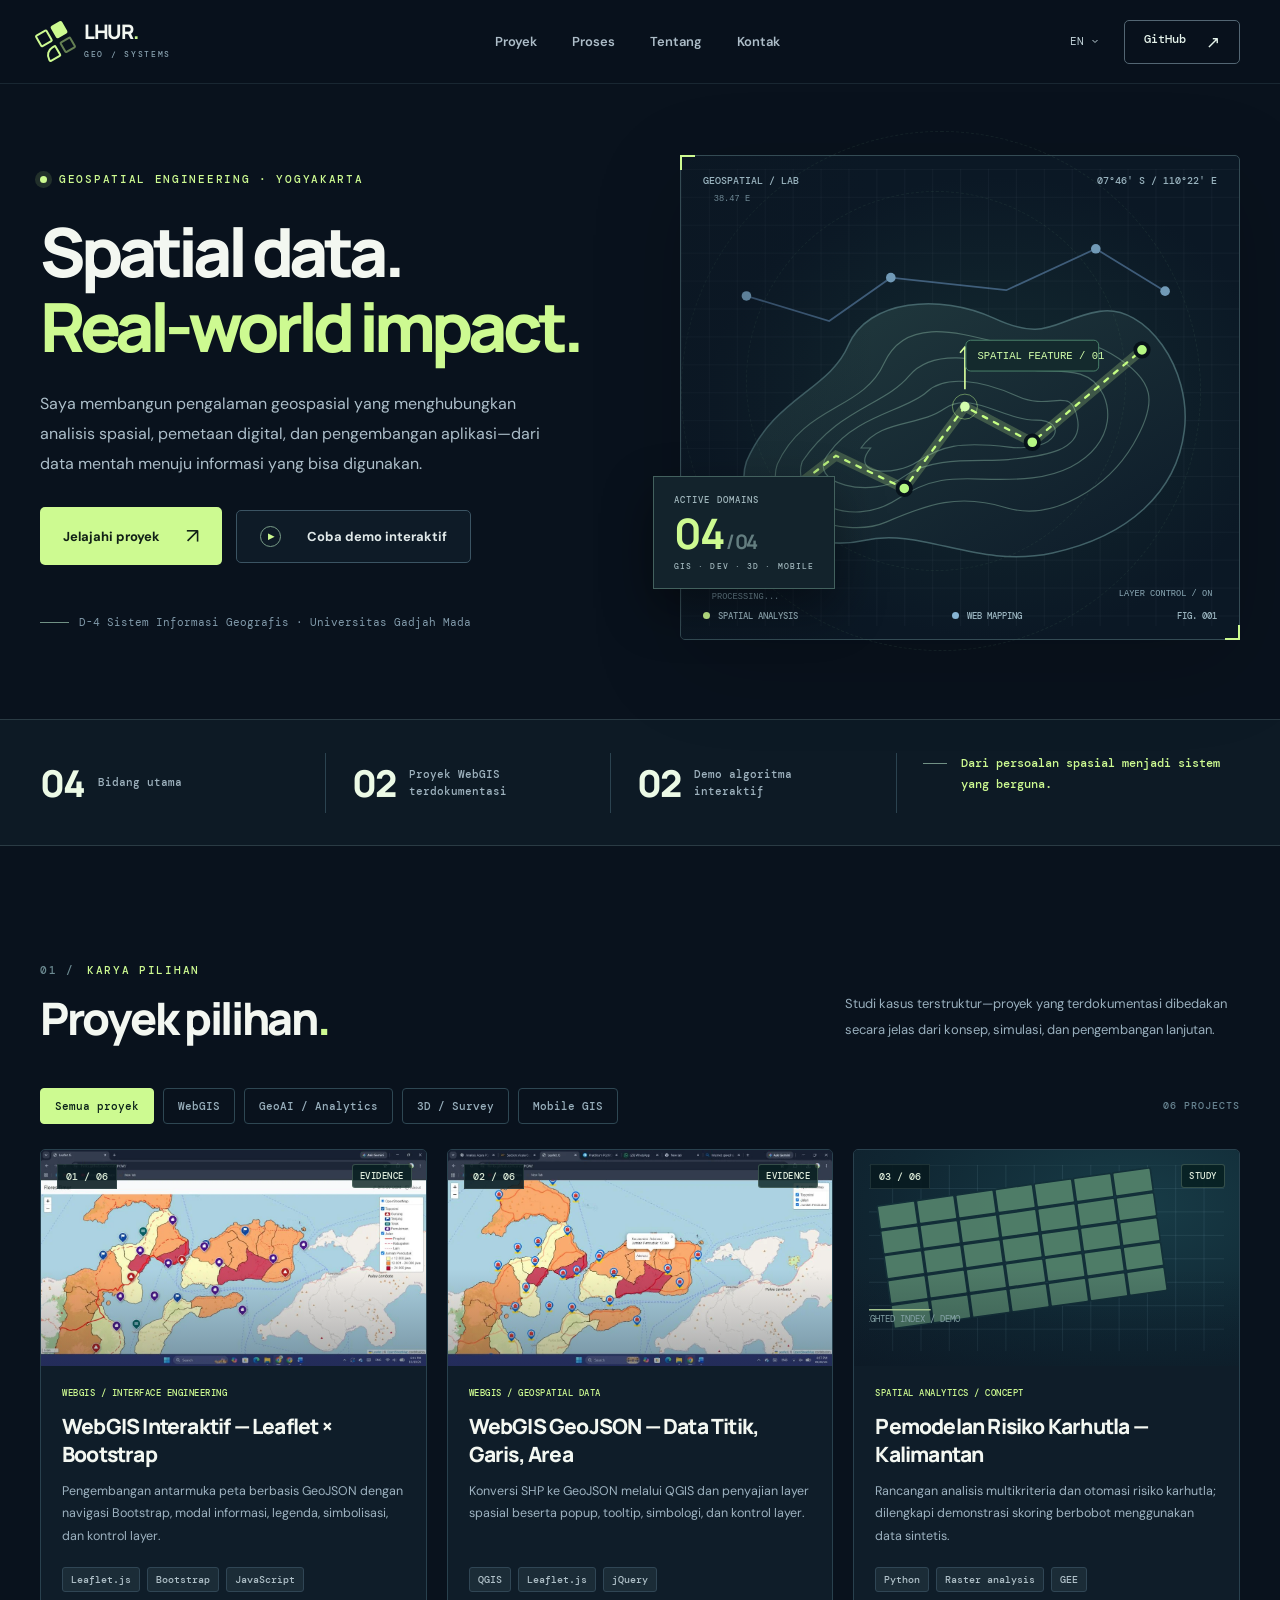
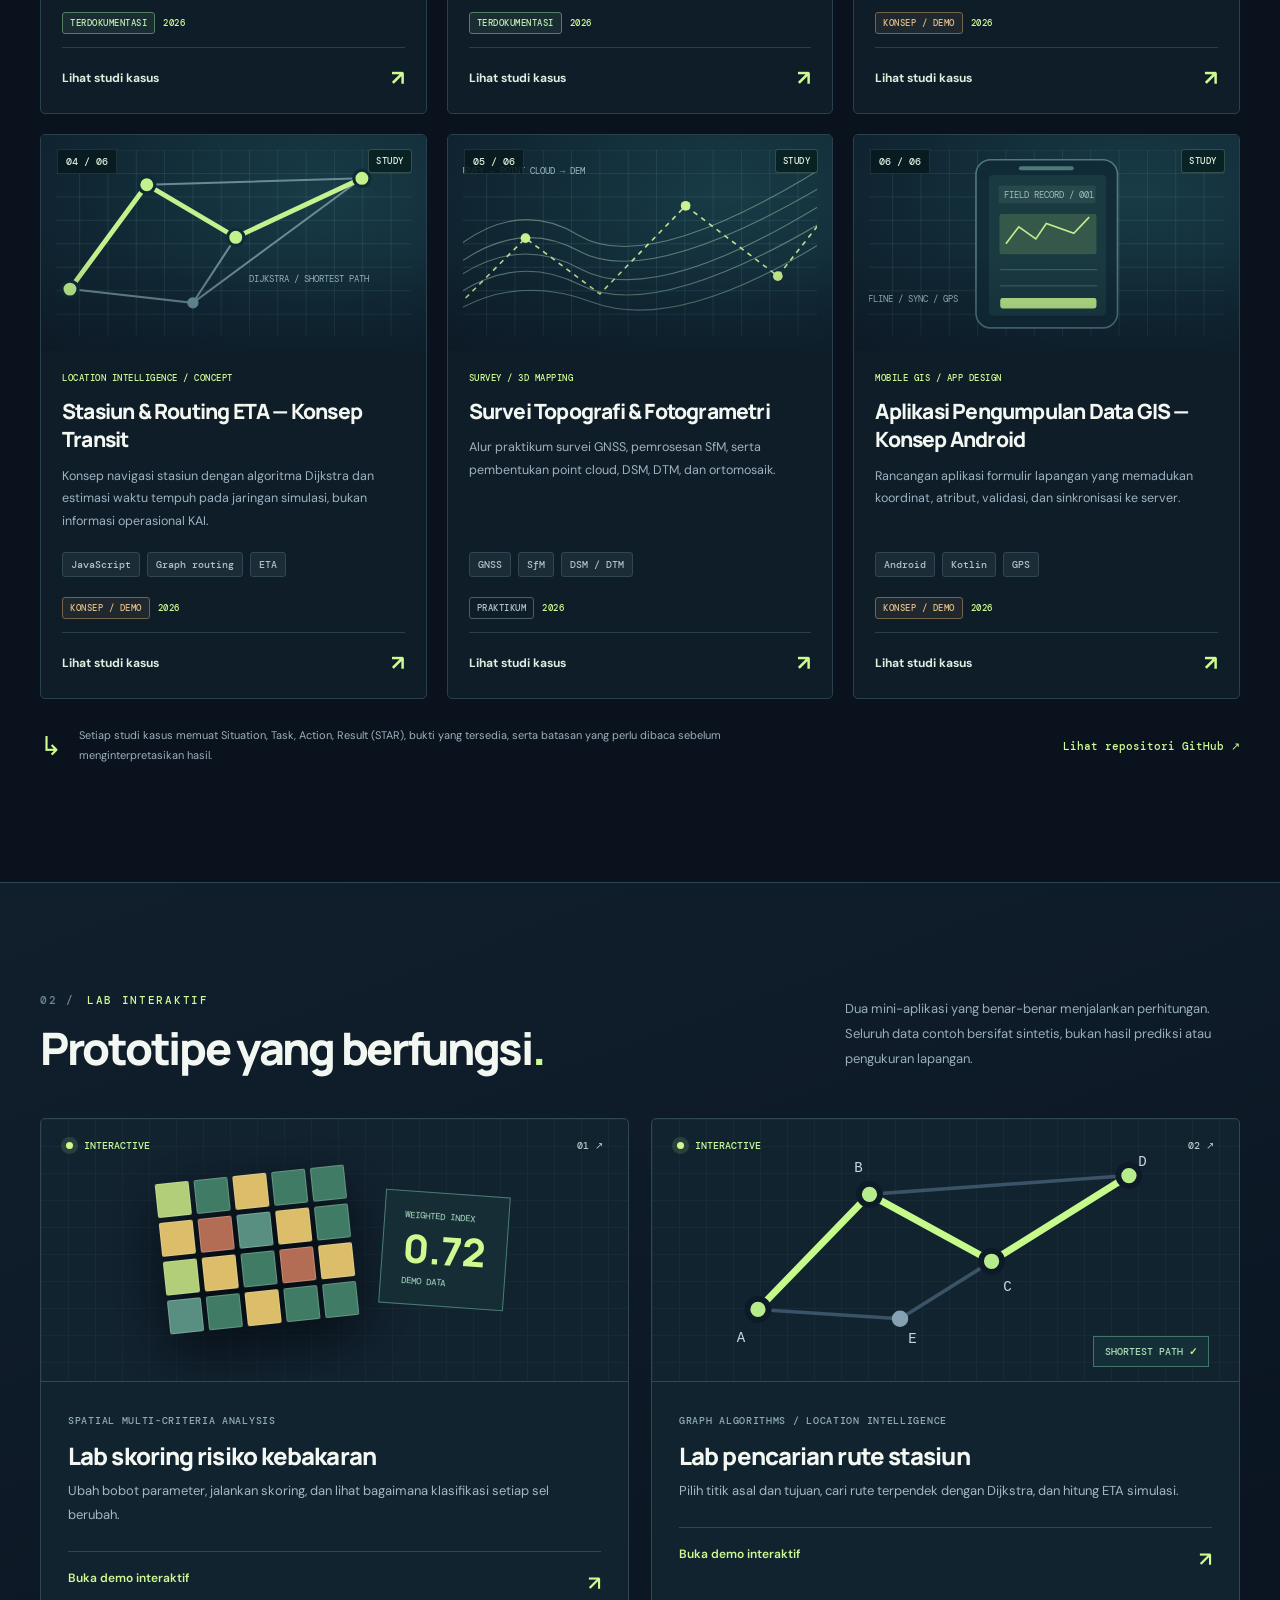
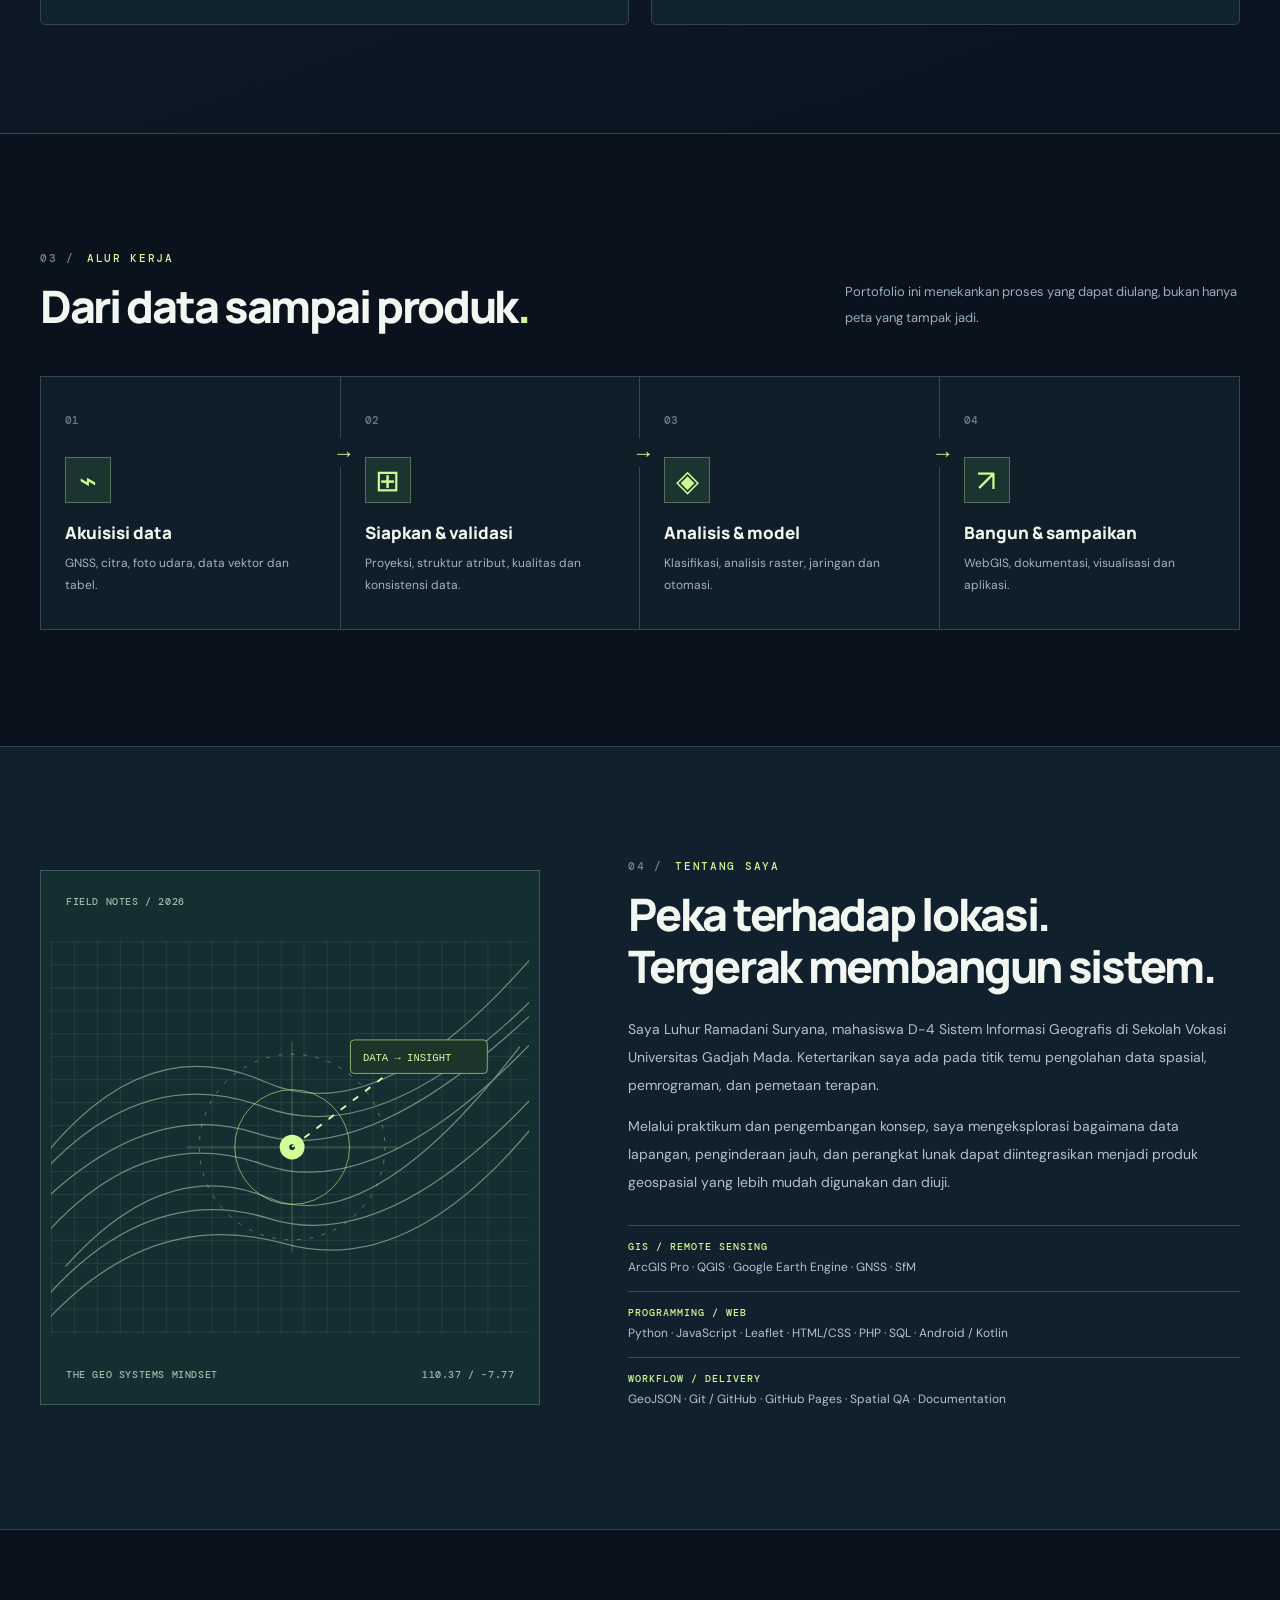
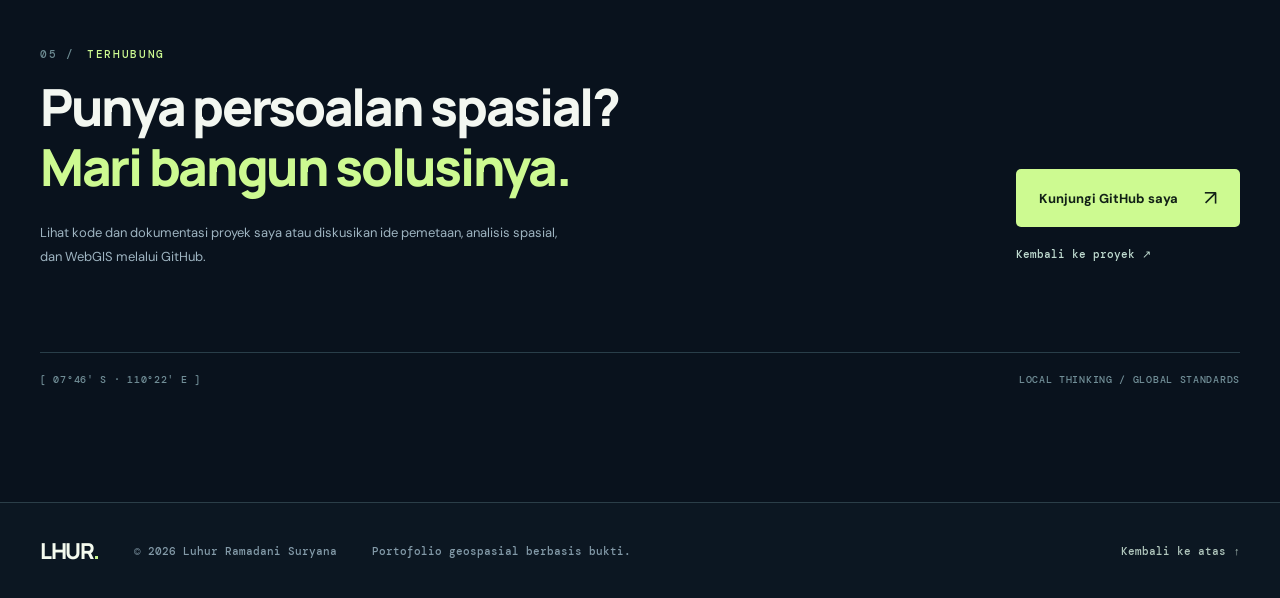
<file: index.html>
<!DOCTYPE html>
<html lang="id">
<head>
  <meta charset="utf-8">
  <meta name="viewport" content="width=device-width, initial-scale=1">
  <meta name="theme-color" content="#080f1b">
  <meta name="description" content="Portofolio Luhur Ramadani Suryana: WebGIS, spatial analytics, pemetaan 3D, dan mobile geospatial engineering. Studi kasus, dokumentasi proyek, dan demonstrasi interaktif.">
  <meta property="og:type" content="website">
  <meta property="og:title" content="Luhur Ramadani Suryana | Geospatial Portfolio">
  <meta property="og:description" content="From spatial data to intelligent experiences — WebGIS, spatial analysis, surveying and mobile applications.">
  <meta property="og:image" content="assets/og-cover.svg">
  <title>Luhur Ramadani Suryana — Geospatial Portfolio</title>
  <link rel="icon" href="assets/favicon.svg" type="image/svg+xml">
  <link rel="preconnect" href="https://fonts.googleapis.com">
  <link rel="preconnect" href="https://fonts.gstatic.com" crossorigin>
  <link href="https://fonts.googleapis.com/css2?family=DM+Mono:wght@400;500&family=DM+Sans:wght@400;500;600;700&family=Manrope:wght@400;500;600;700;800&display=swap" rel="stylesheet">
  <link rel="stylesheet" href="css/style.css">
  <script defer src="js/projects.js"></script>
  <script defer src="js/main.js"></script>
</head>
<body>
  <a class="skip-link" href="#main">Skip to content</a>
  <header class="site-header" id="top">
    <nav class="container navbar" aria-label="Primary navigation">
      <a class="brand" href="#top" aria-label="Luhur Ramadani Suryana — Home"><span class="brand-symbol" aria-hidden="true"><span></span><span></span><span></span><span></span></span><span>LHUR<span class="brand-dot">.</span><small>GEO / SYSTEMS</small></span></a>
      <div class="nav-links" id="nav-links">
        <a href="#work" data-i18n="navWork">Projects</a>
        <a href="#approach" data-i18n="navApproach">Approach</a>
        <a href="#about" data-i18n="navAbout">About</a>
        <a href="#contact" data-i18n="navContact">Contact</a>
      </div>
      <div class="nav-actions">
        <button class="lang-switch" id="language-toggle" type="button" aria-label="Switch language"><span id="language-label">EN</span><svg viewBox="0 0 24 24" aria-hidden="true"><path d="m7 10 5 5 5-5"/></svg></button>
        <a class="nav-github" href="https://github.com/lhrrks" target="_blank" rel="noopener noreferrer">GitHub <span aria-hidden="true">↗</span></a>
        <button class="menu-toggle" id="menu-toggle" type="button" aria-label="Open navigation" aria-controls="nav-links" aria-expanded="false"><span></span><span></span><span></span></button>
      </div>
    </nav>
  </header>

  <main id="main">
    <section class="hero container" aria-labelledby="hero-title">
      <div class="hero-copy">
        <div class="eyebrow hero-eyebrow"><span class="pulse-dot"></span><span data-i18n="heroEyebrow">GEOSPATIAL ENGINEERING · YOGYAKARTA</span></div>
        <h1 id="hero-title"><span data-i18n="heroTitle1">Spatial data.</span><br><em data-i18n="heroTitle2">Real-world impact.</em></h1>
        <p class="hero-description" data-i18n="heroDescription">Saya membangun pengalaman geospasial yang menghubungkan analisis spasial, pemetaan digital, dan pengembangan aplikasi—dari data mentah menuju informasi yang bisa digunakan.</p>
        <div class="hero-buttons"><a href="#work" class="button button-primary"><span data-i18n="explore">Explore projects</span><span aria-hidden="true">↗</span></a><a href="demos/risk.html" class="button button-ghost"><span class="play-icon">▶</span><span data-i18n="tryDemo">Try interactive demo</span></a></div>
        <div class="hero-footnote"><span class="mini-line"></span><span data-i18n="heroNote">D-4 Sistem Informasi Geografis · Universitas Gadjah Mada</span></div>
      </div>
      <div class="hero-art" aria-hidden="true">
        <div class="hero-orbit orbit-one"></div><div class="hero-orbit orbit-two"></div>
        <div class="art-corner top-left"></div><div class="art-corner bottom-right"></div>
        <div class="art-head"><span>GEOSPATIAL / LAB</span><span>07°46′ S / 110°22′ E</span></div>
        <svg class="hero-map" viewBox="0 0 580 475" xmlns="http://www.w3.org/2000/svg">
          <defs><pattern id="grid" width="29" height="29" patternUnits="userSpaceOnUse"><path d="M29 0H0V29" fill="none" stroke="#7993a8" stroke-opacity=".14" stroke-width=".9"/></pattern><linearGradient id="terrain" x1="0" y1="0" x2="1" y2="1"><stop stop-color="#223b3f"/><stop offset="1" stop-color="#0d1b29"/></linearGradient><linearGradient id="glow" x1="0" y1="0" x2="1" y2="1"><stop stop-color="#ccfc89"/><stop offset="1" stop-color="#5ecca0"/></linearGradient></defs>
          <rect width="580" height="475" fill="url(#grid)"/>
          <path d="M68 304C97 237 154 230 174 183S269 129 325 155s62 1 110-7 96 60 88 124-58 110-137 127-135-27-196-13-140-27-122-82Z" fill="url(#terrain)" stroke="#587e82" stroke-opacity=".7" stroke-width="1.6"/>
          <g fill="none" stroke="#79a494" stroke-opacity=".52" stroke-width="1.2"><path d="M100 307c28-62 89-56 111-105s77-32 125-20 65-17 111 10 49 50 23 94-83 81-132 66-81-4-125 15-129-12-113-60Z"/><path d="M126 304c37-55 85-58 111-89s78-16 111-8 75-8 91 28-12 79-74 86-88-12-140 22-112-3-99-39Z"/><path d="M154 295c26-38 82-45 101-63s57-13 94 4 56-13 63 24-47 39-72 42-79-5-109 18-105 8-77-25Z"/><path d="M187 290c20-30 60-22 87-41s61 12 95 12 24 34-28 28-71-1-95 15-72 14-49-14Z"/></g>
          <path d="M87 355 161 298 232 332 295 247 365 284 479 188" fill="none" stroke="#cdfa92" stroke-opacity=".22" stroke-width="10" stroke-linecap="round"/>
          <path d="M87 355 161 298 232 332 295 247 365 284 479 188" fill="none" stroke="#c6ff83" stroke-width="2.4" stroke-linecap="round" stroke-dasharray="5 8"/>
          <path d="M68 132 154 158 218 113 338 126 431 83 503 127" fill="none" stroke="#7ba9db" stroke-opacity=".45" stroke-width="1.8"/>
          <g fill="#b6f884" stroke="#07121a" stroke-width="4"><circle cx="87" cy="355" r="7"/><circle cx="232" cy="332" r="7"/><circle cx="365" cy="284" r="7"/><circle cx="479" cy="188" r="7"/></g><circle cx="295" cy="247" r="13" fill="none" stroke="#c2ff93" stroke-opacity=".45"/><circle cx="295" cy="247" r="5" fill="#d4ffae"/>
          <g fill="#719ab7"><circle cx="68" cy="132" r="5"/><circle cx="218" cy="113" r="5"/><circle cx="431" cy="83" r="5"/><circle cx="503" cy="127" r="5"/></g>
          <path d="M295 229v-43m-5 5 5-6 5 6" stroke="#d9fe9d" stroke-width="1.7" fill="none"/>
          <rect x="296" y="178" width="138" height="32" rx="5" fill="#142a2d" stroke="#4b846d"/><text x="308" y="198" font-size="11" font-family="monospace" fill="#d2ffaa">SPATIAL FEATURE / 01</text>
          <g fill="#8ba9b6" font-size="9" font-family="monospace"><text x="34" y="33">38.47 E</text><text x="455" y="444">LAYER CONTROL / ON</text><text x="32" y="447">PROCESSING...</text></g>
        </svg>
        <div class="art-legend"><span><b class="legend-dot lime"></b> SPATIAL ANALYSIS</span><span><b class="legend-dot blue"></b> WEB MAPPING</span><span>FIG. 001</span></div>
        <div class="floating-card"><span class="floating-mini">ACTIVE DOMAINS</span><strong>04<span> / 04</span></strong><span class="floating-bottom">GIS · DEV · 3D · MOBILE</span></div>
      </div>
    </section>

    <section class="metrics-wrap"><div class="container metrics"><div><span class="metric-value">04</span><span class="metric-text" data-i18n="metricDomains">Core focus areas</span></div><div><span class="metric-value">02</span><span class="metric-text" data-i18n="metricEvidence">Documented WebGIS projects</span></div><div><span class="metric-value">02</span><span class="metric-text" data-i18n="metricDemos">Interactive algorithm demos</span></div><div class="metric-quote"><span class="mini-line"></span><span data-i18n="metricQuote">From spatial problems to usable systems.</span></div></div></section>

    <section class="work-section container section" id="work" aria-labelledby="work-title">
      <div class="section-head"><div><span class="section-kicker"><span class="section-index">01 /</span> <span data-i18n="workKicker">SELECTED WORK</span></span><h2 id="work-title" data-i18n="workTitle">Selected projects<span class="accent-dot">.</span></h2></div><p data-i18n="workDescription">Studi kasus terstruktur—proyek yang terdokumentasi dibedakan secara jelas dari konsep, simulasi, dan pengembangan lanjutan.</p></div>
      <div class="filter-row" role="group" aria-label="Project categories"><button class="filter active" data-filter="all" data-i18n="filterAll" aria-pressed="true">All projects</button><button class="filter" data-filter="web" aria-pressed="false">WebGIS</button><button class="filter" data-filter="analytics" aria-pressed="false">GeoAI / Analytics</button><button class="filter" data-filter="survey" aria-pressed="false">3D / Survey</button><button class="filter" data-filter="mobile" aria-pressed="false">Mobile GIS</button><span class="filter-count" id="filter-count">06 PROJECTS</span></div>
      <div class="project-grid" id="project-grid" aria-live="polite"></div>
      <div class="work-bottom"><div class="work-bottom-icon">↳</div><p data-i18n="workFootnote">Setiap studi kasus memuat Situation, Task, Action, Result (STAR), bukti yang tersedia, serta batasan yang perlu dibaca sebelum menginterpretasikan hasil.</p><a href="https://github.com/lhrrks?tab=repositories" target="_blank" rel="noopener noreferrer"><span data-i18n="seeRepositories">See GitHub repositories</span> ↗</a></div>
    </section>

    <section class="demos-band" id="demos"><div class="container section demos-inner"><div class="section-head"><div><span class="section-kicker"><span class="section-index">02 /</span> <span data-i18n="labKicker">PLAYGROUND</span></span><h2 data-i18n="labTitle">Working prototypes<span class="accent-dot">.</span></h2></div><p data-i18n="labDescription">Dua mini-aplikasi yang benar-benar menjalankan perhitungan. Seluruh data contoh bersifat sintetis, bukan hasil prediksi atau pengukuran lapangan.</p></div><div class="demo-grid"><a class="demo-card" href="demos/risk.html"><span class="demo-top"><span class="status-green"><span class="pulse-dot"></span> INTERACTIVE</span><span>01 ↗</span></span><div class="demo-visual demo-risk"><div class="risk-squares"><i></i><i></i><i></i><i></i><i></i><i></i><i></i><i></i><i></i><i></i><i></i><i></i><i></i><i></i><i></i><i></i><i></i><i></i><i></i><i></i></div><div class="demo-visual-stat"><span>WEIGHTED INDEX</span><strong>0.72</strong><small>DEMO DATA</small></div></div><div class="demo-info"><span class="demo-meta">SPATIAL MULTI-CRITERIA ANALYSIS</span><h3 data-i18n="riskDemoTitle">Fire-risk scoring lab</h3><p data-i18n="riskDemoDesc">Ubah bobot parameter, jalankan skoring, dan lihat bagaimana klasifikasi setiap sel berubah.</p><span class="demo-cta"><span data-i18n="openDemo">Open interactive demo</span><span>↗</span></span></div></a><a class="demo-card" href="demos/transit.html"><span class="demo-top"><span class="status-green"><span class="pulse-dot"></span> INTERACTIVE</span><span>02 ↗</span></span><div class="demo-visual demo-transit"><svg viewBox="0 0 400 190" aria-hidden="true"><g stroke="#58738a" stroke-width="3" fill="none" opacity=".6"><path d="M40 146 135 48 239 105 356 32M40 146 161 154 239 105M135 48 356 32M161 154 356 32"/></g><path d="M40 146 135 48 239 105 356 32" stroke="#c6fb8b" stroke-width="6" fill="none" stroke-linecap="round"/><g fill="#b7ec8d" stroke="#0d1b29" stroke-width="5"><circle cx="40" cy="146" r="9"/><circle cx="135" cy="48" r="9"/><circle cx="239" cy="105" r="9"/><circle cx="356" cy="32" r="9"/></g><g fill="#86a1b4"><circle cx="161" cy="154" r="7"/></g><g fill="#c9d6e1" font-size="12" font-family="monospace"><text x="22" y="174">A</text><text x="122" y="29">B</text><text x="249" y="130">C</text><text x="364" y="24">D</text><text x="168" y="175">E</text></g></svg><div class="transit-pill">SHORTEST PATH <b>✓</b></div></div><div class="demo-info"><span class="demo-meta">GRAPH ALGORITHMS / LOCATION INTELLIGENCE</span><h3 data-i18n="routeDemoTitle">Station routing lab</h3><p data-i18n="routeDemoDesc">Pilih titik asal dan tujuan, cari rute terpendek dengan Dijkstra, dan hitung ETA simulasi.</p><span class="demo-cta"><span data-i18n="openDemo">Open interactive demo</span><span>↗</span></span></div></a></div></div></section>

    <section class="approach-section container section" id="approach"><div class="section-head"><div><span class="section-kicker"><span class="section-index">03 /</span> <span data-i18n="processKicker">WORKFLOW</span></span><h2 data-i18n="processTitle">Built for the full pipeline<span class="accent-dot">.</span></h2></div><p data-i18n="processDesc">Portofolio ini menekankan proses yang dapat diulang, bukan hanya peta yang tampak jadi.</p></div><div class="workflow"><div class="workflow-item"><span class="workflow-num">01</span><div class="workflow-icon">⌁</div><h3 data-i18n="step1">Capture & source</h3><p data-i18n="step1Desc">GNSS, citra, foto udara, data vektor dan tabel.</p></div><div class="workflow-item"><span class="workflow-num">02</span><div class="workflow-icon">⊞</div><h3 data-i18n="step2">Prepare & validate</h3><p data-i18n="step2Desc">Proyeksi, struktur atribut, kualitas dan konsistensi data.</p></div><div class="workflow-item"><span class="workflow-num">03</span><div class="workflow-icon">◈</div><h3 data-i18n="step3">Analyze & model</h3><p data-i18n="step3Desc">Klasifikasi, analisis raster, jaringan dan otomasi.</p></div><div class="workflow-item"><span class="workflow-num">04</span><div class="workflow-icon">↗</div><h3 data-i18n="step4">Build & communicate</h3><p data-i18n="step4Desc">WebGIS, dokumentasi, visualisasi dan aplikasi.</p></div></div></section>

    <section class="about-section" id="about"><div class="container about-grid"><div class="about-visual"><span class="about-visual-top">FIELD NOTES / 2026</span><div class="about-figure"><svg viewBox="0 0 500 410" aria-hidden="true"><defs><pattern id="aboutgrid" width="24" height="24" patternUnits="userSpaceOnUse"><path d="M24 0H0V24" stroke="#b7c99a" stroke-opacity=".22" fill="none"/></pattern></defs><rect width="500" height="410" fill="url(#aboutgrid)"/><g fill="none" stroke="#b1c5ad" stroke-width="1.3" opacity=".6"><path d="M15 340Q119 223 227 268T490 110"/><path d="M-10 311Q96 189 221 233T520 87"/><path d="M-20 283Q100 162 216 201T515 64"/><path d="M-20 254Q91 124 222 173T530 33"/><path d="M-10 228Q98 91 224 147T520-4"/><path d="M-5 372Q103 251 229 290T520 145"/><path d="M-5 397Q106 277 244 316T522 170"/></g><circle cx="252" cy="215" r="97" fill="none" stroke="#cdff86" stroke-opacity=".4" stroke-width="1" stroke-dasharray="4 9"/><circle cx="252" cy="215" r="60" fill="none" stroke="#cdff86" stroke-opacity=".6" stroke-width="1"/><path d="M252 105v220M142 215h220" stroke="#d0f8a2" stroke-opacity=".3"/><circle cx="252" cy="215" r="13" fill="#d0ff99"/><circle cx="252" cy="215" r="3" fill="#15251e"/><path d="m252 215 124-95" stroke="#d0ff99" stroke-width="2" stroke-dasharray="7 9"/><rect x="313" y="103" rx="4" width="143" height="35" fill="#1d342a" stroke="#86b46e"/><text x="326" y="125" fill="#d1ffa4" font-size="11" font-family="monospace">DATA → INSIGHT</text></svg></div><div class="about-visual-bottom"><span>THE GEO SYSTEMS MINDSET</span><span>110.37 / -7.77</span></div></div><div class="about-content"><span class="section-kicker"><span class="section-index">04 /</span> <span data-i18n="aboutKicker">ABOUT ME</span></span><h2 data-i18n="aboutTitle">Curious about place.<br>Driven by systems.</h2><p data-i18n="aboutP1">Saya Luhur Ramadani Suryana, mahasiswa D-4 Sistem Informasi Geografis di Sekolah Vokasi Universitas Gadjah Mada. Ketertarikan saya ada pada titik temu pengolahan data spasial, pemrograman, dan pemetaan terapan.</p><p data-i18n="aboutP2">Melalui praktikum dan pengembangan konsep, saya mengeksplorasi bagaimana data lapangan, penginderaan jauh, dan perangkat lunak dapat diintegrasikan menjadi produk geospasial yang lebih mudah digunakan dan diuji.</p><div class="stack-groups"><div class="stack-block"><span>GIS / REMOTE SENSING</span><p>ArcGIS Pro · QGIS · Google Earth Engine · GNSS · SfM</p></div><div class="stack-block"><span>PROGRAMMING / WEB</span><p>Python · JavaScript · Leaflet · HTML/CSS · PHP · SQL · Android / Kotlin</p></div><div class="stack-block"><span>WORKFLOW / DELIVERY</span><p>GeoJSON · Git / GitHub · GitHub Pages · Spatial QA · Documentation</p></div></div></div></div></section>

    <section class="contact-section container section" id="contact"><div class="contact-layout"><div><span class="section-kicker"><span class="section-index">05 /</span> <span data-i18n="contactKicker">CONNECT</span></span><h2 data-i18n="contactTitle">Have a spatial problem?<br><em>Let's build something useful.</em></h2><p data-i18n="contactDesc">Lihat kode dan dokumentasi proyek saya atau diskusikan ide pemetaan, analisis spasial, dan WebGIS melalui GitHub.</p></div><div class="contact-actions"><a class="button button-primary" href="https://github.com/lhrrks" target="_blank" rel="noopener noreferrer"><span data-i18n="contactGithub">Visit my GitHub</span><span aria-hidden="true">↗</span></a><a class="contact-textlink" href="#work"><span data-i18n="backToProjects">Back to selected work</span> ↗</a></div></div><div class="contact-mono">[ 07°46′ S · 110°22′ E ] <span>LOCAL THINKING / GLOBAL STANDARDS</span></div></section>
  </main>

  <footer class="footer"><div class="container footer-inner"><a class="footer-brand" href="#top">LHUR<span>.</span></a><span>© <span id="year">2026</span> Luhur Ramadani Suryana</span><span data-i18n="footerNote">Evidence-first geospatial portfolio.</span><a href="#top" data-i18n="backToTop">Back to top ↑</a></div></footer>

  <dialog class="case-dialog" id="case-dialog" aria-labelledby="case-title"><div class="dialog-panel"><button class="dialog-close" type="button" aria-label="Close case study" id="case-close">×</button><div id="case-content"></div></div></dialog>
</body>
</html>
</file>
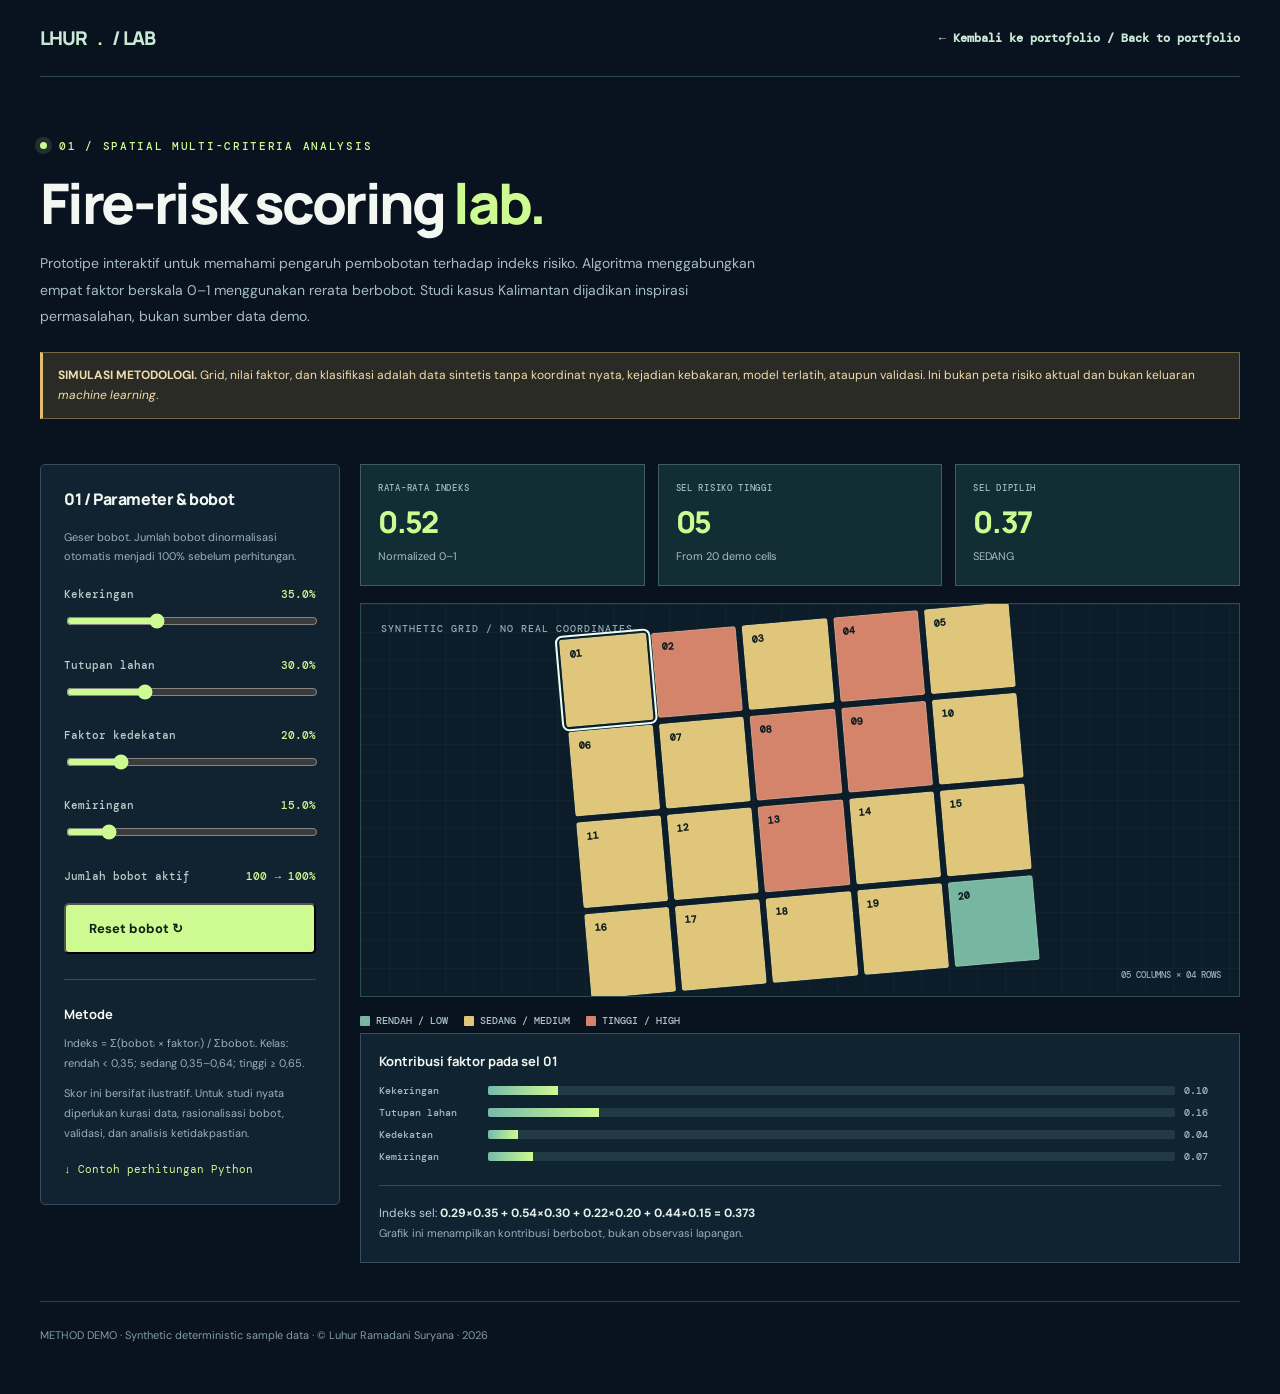
<file: demos/risk.html>
<!DOCTYPE html><html lang="id"><head><meta charset="utf-8"><meta name="viewport" content="width=device-width,initial-scale=1"><meta name="theme-color" content="#09131f"><meta name="description" content="Interactive weighted-overlay methodology demonstration using synthetic data; not a real wildfire-risk prediction."><title>Risk Scoring Lab · LHUR / GEO</title><link rel="icon" href="../assets/favicon.svg" type="image/svg+xml"><link rel="preconnect" href="https://fonts.googleapis.com"><link rel="preconnect" href="https://fonts.gstatic.com" crossorigin><link href="https://fonts.googleapis.com/css2?family=DM+Mono:wght@400;500&family=DM+Sans:wght@400;500;600;700&family=Manrope:wght@400;500;600;700;800&display=swap" rel="stylesheet"><link rel="stylesheet" href="../css/style.css"><script defer src="../js/risk.js"></script></head>
<body class="demo-page"><header class="container lab-nav"><a class="lab-logo" href="../index.html">LHUR<span>.</span> / LAB</a><a href="../index.html#demos">← Kembali ke portofolio / Back to portfolio</a></header><main class="container"><div class="lab-head"><div class="eyebrow"><span class="pulse-dot"></span> 01 / SPATIAL MULTI-CRITERIA ANALYSIS</div><h1>Fire-risk scoring <span style="color:var(--lime)">lab.</span></h1><p>Prototipe interaktif untuk memahami pengaruh pembobotan terhadap indeks risiko. Algoritma menggabungkan empat faktor berskala 0–1 menggunakan rerata berbobot. Studi kasus Kalimantan dijadikan inspirasi permasalahan, bukan sumber data demo.</p><div class="lab-alert"><b>SIMULASI METODOLOGI.</b> Grid, nilai faktor, dan klasifikasi adalah data sintetis tanpa koordinat nyata, kejadian kebakaran, model terlatih, ataupun validasi. Ini bukan peta risiko aktual dan bukan keluaran <i>machine learning</i>.</div></div>
<div class="lab-grid"><aside class="lab-panel"><h2>01 / Parameter & bobot</h2><p class="lab-hint">Geser bobot. Jumlah bobot dinormalisasi otomatis menjadi 100% sebelum perhitungan.</p><div class="lab-control"><label for="dryness">Kekeringan <output id="dryness-value">35%</output></label><input id="dryness" type="range" min="0" max="100" value="35"></div><div class="lab-control"><label for="landcover">Tutupan lahan <output id="landcover-value">30%</output></label><input id="landcover" type="range" min="0" max="100" value="30"></div><div class="lab-control"><label for="proximity">Faktor kedekatan <output id="proximity-value">20%</output></label><input id="proximity" type="range" min="0" max="100" value="20"></div><div class="lab-control"><label for="slope">Kemiringan <output id="slope-value">15%</output></label><input id="slope" type="range" min="0" max="100" value="15"></div><div class="lab-control"><label>Jumlah bobot aktif <output id="total-weights">100%</output></label></div><div class="lab-control"><button id="reset-weights" class="button button-primary" type="button" style="width:100%">Reset bobot ↻</button></div><hr style="border:0;border-top:1px solid #344b53;margin:25px 0"><h3>Metode</h3><p class="lab-hint">Indeks = Σ(bobotᵢ × faktorᵢ) / Σbobotᵢ. Kelas: rendah &lt; 0,35; sedang 0,35–0,64; tinggi ≥ 0,65.</p><p class="lab-hint">Skor ini bersifat ilustratif. Untuk studi nyata diperlukan kurasi data, rasionalisasi bobot, validasi, dan analisis ketidakpastian.</p><a href="../scripts/weighted_overlay_demo.py" style="font:11px var(--mono);color:var(--lime)" download>↓ Contoh perhitungan Python</a></aside>
<div><div class="lab-results"><div class="lab-result"><small>RATA-RATA INDEKS</small><strong id="average-score">—</strong><span>Normalized 0–1</span></div><div class="lab-result"><small>SEL RISIKO TINGGI</small><strong id="high-count">—</strong><span>From 20 demo cells</span></div><div class="lab-result"><small>SEL DIPILIH</small><strong id="selected-score">—</strong><span id="selected-category">Select one cell</span></div></div><div class="lab-map"><span class="map-overline">SYNTHETIC GRID / NO REAL COORDINATES</span><div class="risk-map-grid" id="risk-grid" aria-label="20 example grid cells; select a cell to inspect"></div><span class="map-bottomline">05 COLUMNS × 04 ROWS</span></div><div class="legend risk-legend"><span><b style="background:#77b7a2"></b>RENDAH / LOW</span><span><b style="background:#e0c67b"></b>SEDANG / MEDIUM</span><span><b style="background:#d4846a"></b>TINGGI / HIGH</span></div><div class="lab-details"><h3>Kontribusi faktor pada sel <span id="cell-label">01</span></h3><div class="factor-bars" id="factor-bars"></div><div class="breakdown">Indeks sel: <strong id="cell-computation">—</strong><div class="lab-hint">Grafik ini menampilkan kontribusi berbobot, bukan observasi lapangan.</div></div></div></div></div></main><footer class="container lab-footer">METHOD DEMO · Synthetic deterministic sample data · © Luhur Ramadani Suryana · 2026</footer></body></html>
</file>
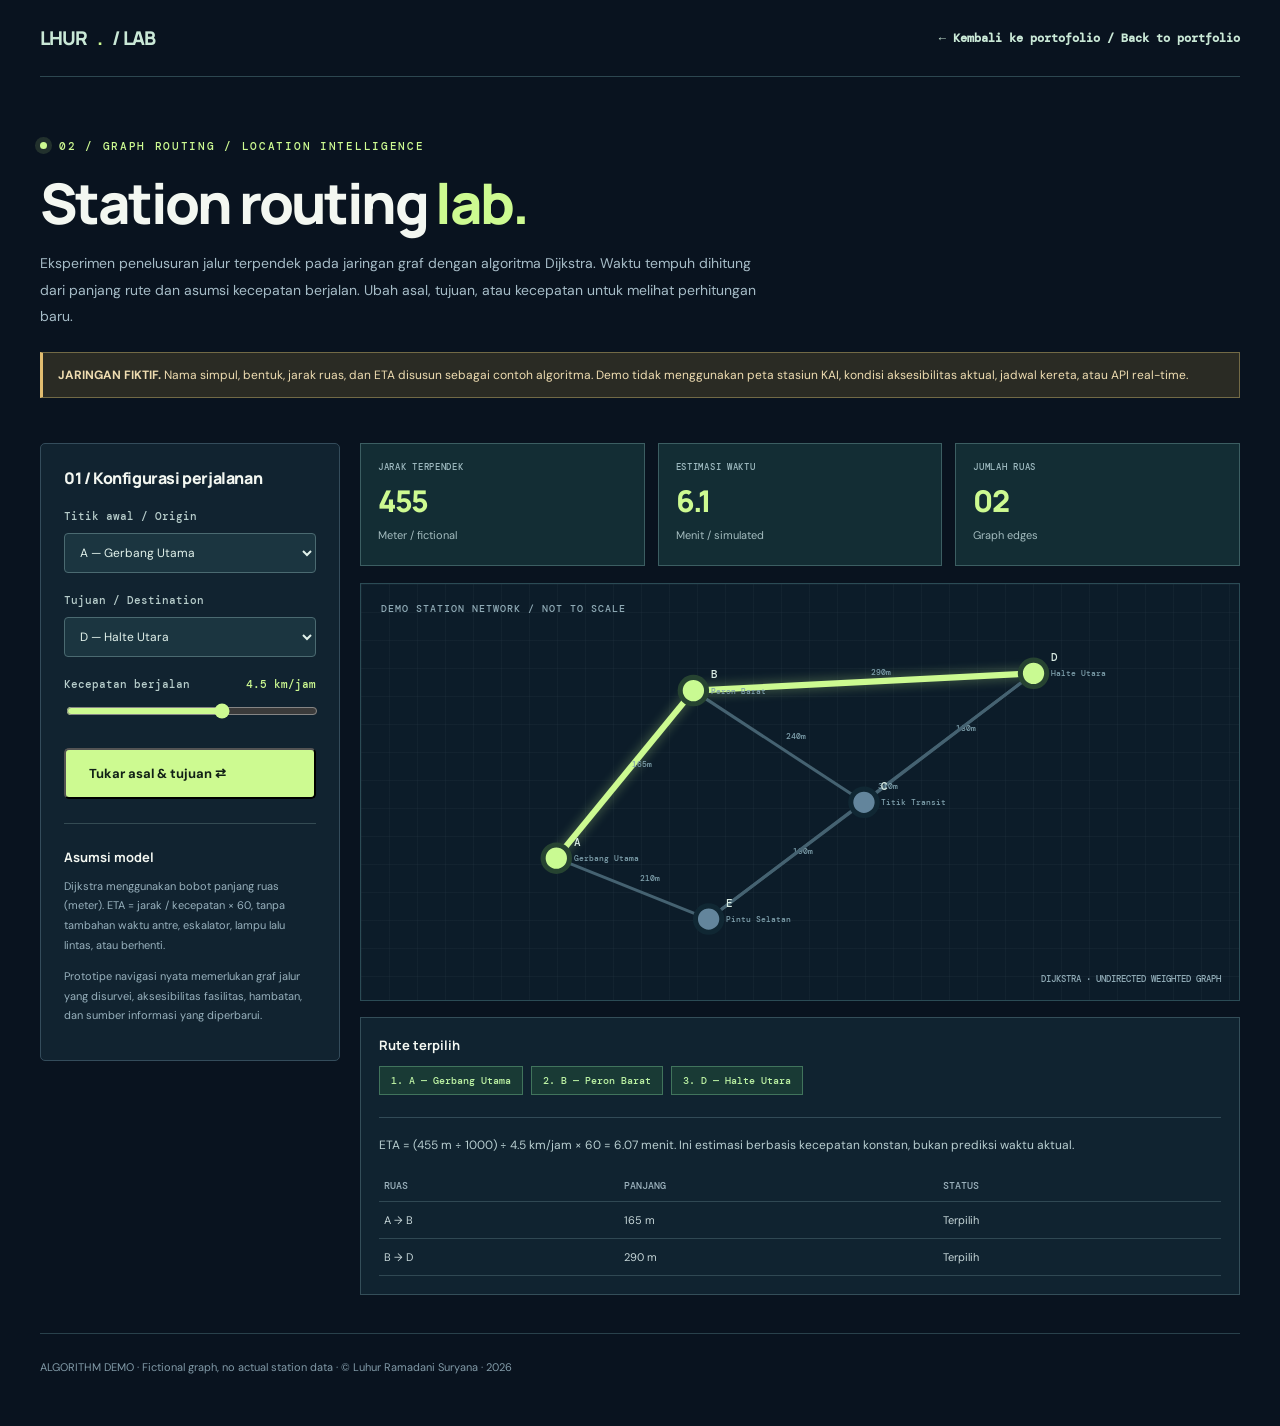
<file: demos/transit.html>
<!DOCTYPE html><html lang="id"><head><meta charset="utf-8"><meta name="viewport" content="width=device-width,initial-scale=1"><meta name="theme-color" content="#09131f"><meta name="description" content="Dijkstra shortest-path and hypothetical walking ETA demonstration on a fictional station network."><title>Station Routing Lab · LHUR / GEO</title><link rel="icon" href="../assets/favicon.svg" type="image/svg+xml"><link rel="preconnect" href="https://fonts.googleapis.com"><link rel="preconnect" href="https://fonts.gstatic.com" crossorigin><link href="https://fonts.googleapis.com/css2?family=DM+Mono:wght@400;500&family=DM+Sans:wght@400;500;600;700&family=Manrope:wght@400;500;600;700;800&display=swap" rel="stylesheet"><link rel="stylesheet" href="../css/style.css"><script defer src="../js/transit.js"></script></head>
<body class="demo-page"><header class="container lab-nav"><a class="lab-logo" href="../index.html">LHUR<span>.</span> / LAB</a><a href="../index.html#demos">← Kembali ke portofolio / Back to portfolio</a></header><main class="container"><div class="lab-head"><div class="eyebrow"><span class="pulse-dot"></span> 02 / GRAPH ROUTING / LOCATION INTELLIGENCE</div><h1>Station routing <span style="color:var(--lime)">lab.</span></h1><p>Eksperimen penelusuran jalur terpendek pada jaringan graf dengan algoritma Dijkstra. Waktu tempuh dihitung dari panjang rute dan asumsi kecepatan berjalan. Ubah asal, tujuan, atau kecepatan untuk melihat perhitungan baru.</p><div class="lab-alert"><b>JARINGAN FIKTIF.</b> Nama simpul, bentuk, jarak ruas, dan ETA disusun sebagai contoh algoritma. Demo tidak menggunakan peta stasiun KAI, kondisi aksesibilitas aktual, jadwal kereta, atau API real-time.</div></div><div class="lab-grid"><aside class="lab-panel"><h2>01 / Konfigurasi perjalanan</h2><div class="lab-control"><label for="origin">Titik awal / Origin</label><select id="origin"><option value="A">A — Gerbang Utama</option><option value="B">B — Peron Barat</option><option value="C">C — Titik Transit</option><option value="D">D — Halte Utara</option><option value="E">E — Pintu Selatan</option></select></div><div class="lab-control"><label for="destination">Tujuan / Destination</label><select id="destination"><option value="D">D — Halte Utara</option><option value="A">A — Gerbang Utama</option><option value="B">B — Peron Barat</option><option value="C">C — Titik Transit</option><option value="E">E — Pintu Selatan</option></select></div><div class="lab-control"><label for="walking-speed">Kecepatan berjalan <output id="speed-value">4.5 km/jam</output></label><input type="range" id="walking-speed" min="2" max="6" step="0.5" value="4.5"></div><div class="lab-control"><button id="swap" class="button button-primary" style="width:100%" type="button">Tukar asal & tujuan ⇄</button></div><hr style="border:0;border-top:1px solid #344b53;margin:24px 0"><h3>Asumsi model</h3><p class="lab-hint">Dijkstra menggunakan bobot panjang ruas (meter). ETA = jarak / kecepatan × 60, tanpa tambahan waktu antre, eskalator, lampu lalu lintas, atau berhenti.</p><p class="lab-hint">Prototipe navigasi nyata memerlukan graf jalur yang disurvei, aksesibilitas fasilitas, hambatan, dan sumber informasi yang diperbarui.</p></aside>
<div><div class="lab-results"><div class="lab-result"><small>JARAK TERPENDEK</small><strong id="route-distance">—</strong><span>Meter / fictional</span></div><div class="lab-result"><small>ESTIMASI WAKTU</small><strong id="route-eta">—</strong><span>Menit / simulated</span></div><div class="lab-result"><small>JUMLAH RUAS</small><strong id="route-edges">—</strong><span>Graph edges</span></div></div><div class="lab-map"><span class="map-overline">DEMO STATION NETWORK / NOT TO SCALE</span><svg viewBox="0 0 650 410" class="route-svg" id="route-graph" role="img" aria-label="Illustrative routing network showing 5 nodes with active shortest route"></svg><span class="map-bottomline">DIJKSTRA · UNDIRECTED WEIGHTED GRAPH</span></div><div class="lab-details" style="margin-top:16px"><h3>Rute terpilih</h3><div id="route-steps" class="route-list" aria-live="polite"></div><div class="breakdown" id="route-formula"></div><table class="lab-table"><thead><tr><th>RUAS</th><th>PANJANG</th><th>STATUS</th></tr></thead><tbody id="route-segments"></tbody></table></div></div></div></main><footer class="container lab-footer">ALGORITHM DEMO · Fictional graph, no actual station data · © Luhur Ramadani Suryana · 2026</footer></body></html>
</file>
<file: css/style.css>
:root{--bg:#09121d;--bg2:#0e1925;--panel:#11202e;--panel2:#152837;--border:#28404c;--border2:#37515c;--ink:#f3f7f1;--muted:#a4b5c2;--subtle:#6f8795;--lime:#cdfa91;--green:#9ee5a0;--cyan:#87b5d4;--mono:'DM Mono',monospace;--sans:'DM Sans',sans-serif;--display:'Manrope',sans-serif;--ease:cubic-bezier(.2,.8,.2,1)}
*{box-sizing:border-box}html{scroll-behavior:smooth}body{margin:0;background:var(--bg);color:var(--ink);font:400 16px/1.65 var(--sans);-webkit-font-smoothing:antialiased;overflow-x:hidden}a{color:inherit;text-decoration:none}button,input,select{font:inherit}button{cursor:pointer}button:focus-visible,a:focus-visible,[tabindex]:focus-visible,input:focus-visible,select:focus-visible{outline:2px solid var(--lime);outline-offset:4px}::selection{background:#c9fd91;color:#14251a}img,svg{max-width:100%}.container{width:min(1200px,calc(100% - 64px));margin-inline:auto}.skip-link{position:absolute;top:-80px;left:12px;z-index:1000;background:var(--lime);color:#08121b;padding:10px 20px}.skip-link:focus{top:12px}.site-header{position:sticky;top:0;z-index:40;background:rgba(9,18,29,.85);backdrop-filter:blur(22px);border-bottom:1px solid rgba(89,124,139,.2)}.navbar{height:83px;display:flex;align-items:center;justify-content:space-between;gap:28px}.brand{display:flex;align-items:center;gap:13px;font:800 20px/1 var(--display);letter-spacing:-1.3px;min-width:175px}.brand small{display:block;color:#89a2b0;font:500 8px/1.8 var(--mono);letter-spacing:1.7px;margin-top:5px}.brand-dot,.footer-brand span,.accent-dot{color:var(--lime)}.brand-symbol{width:31px;height:31px;display:grid;grid-template-columns:repeat(2,1fr);grid-template-rows:repeat(2,1fr);gap:4px;transform:rotate(-30deg)}.brand-symbol span{border:2px solid var(--lime);border-radius:2px}.brand-symbol span:nth-child(2){background:var(--lime)}.brand-symbol span:nth-child(3){border-radius:10px 2px 2px 2px}.brand-symbol span:nth-child(4){opacity:.48}.nav-links{display:flex;align-items:center;gap:35px}.nav-links a{color:#adbdc8;font-size:13px;font-weight:600;transition:color .2s}.nav-links a:hover{color:var(--lime)}.nav-actions{display:flex;align-items:center;gap:13px}.lang-switch{display:flex;align-items:center;gap:5px;padding:8px 9px;border:1px solid transparent;background:none;color:#c0d1d7;font-size:11px;font-family:var(--mono)}.lang-switch svg{width:12px;height:12px;stroke:currentColor;stroke-width:2;fill:none}.nav-github{display:inline-flex;gap:20px;padding:10px 19px;border:1px solid #536673;border-radius:5px;color:#e6f4ec;font:500 12px var(--mono);transition:all .2s}.nav-github:hover{border-color:var(--lime);background:rgba(205,250,145,.07)}.nav-github span{font-size:17px}.menu-toggle{display:none;background:transparent;border:0;padding:8px}.menu-toggle span{display:block;width:24px;height:2px;background:var(--ink);margin:5px}
/* Hero */
.hero{min-height:635px;display:grid;grid-template-columns:1.03fr .97fr;align-items:center;gap:45px;padding-top:66px;padding-bottom:75px}.hero-copy{position:relative;z-index:2}.eyebrow,.section-kicker{font:500 11px var(--mono);letter-spacing:1.7px;color:#b0c4cc;display:inline-flex;gap:12px;align-items:center}.hero-eyebrow{color:var(--lime);margin-bottom:28px}.pulse-dot{width:7px;height:7px;border-radius:50%;background:var(--lime);box-shadow:0 0 0 5px #cffa9020;display:inline-block;flex:0 0 auto}.hero h1{font:800 clamp(52px,5.3vw,78px)/1.1 var(--display);letter-spacing:-5px;margin:0 0 26px}.hero h1 em{font-style:normal;color:var(--lime)}.hero-description{font-size:16px;line-height:1.85;max-width:525px;color:#acbec9;margin:0 0 29px}.hero-buttons{display:flex;gap:14px;align-items:center;flex-wrap:wrap}.button{display:inline-flex;justify-content:space-between;align-items:center;gap:26px;padding:15px 23px;border-radius:5px;font:700 13px var(--sans);transition:transform .2s var(--ease),background .2s,border .2s}.button:hover{transform:translateY(-3px)}.button-primary{background:var(--lime);color:#112016}.button-primary:hover{background:#e0ffb1}.button-primary>span:last-child{font-size:21px;font-weight:400}.button-ghost{border:1px solid #3b5463;color:#e0e9e9;background:#0e1b27}.button-ghost:hover{border-color:#81b293;background:#182934}.play-icon{display:inline-grid;place-items:center;border:1px solid #799d88;width:21px;height:21px;border-radius:50%;font-size:8px;color:var(--lime)}.hero-footnote{display:flex;align-items:center;gap:10px;margin-top:50px;color:#819aaa;font:400 11px var(--mono)}.mini-line{display:inline-block;width:29px;height:1px;background:#719185;vertical-align:middle}.hero-art{height:485px;position:relative;background:radial-gradient(ellipse at 56% 52%,#142b31,#0b1825 65%);border:1px solid #344b54;border-radius:5px;box-shadow:0 24px 90px rgba(0,0,0,.17)}.hero-art:after{content:'';position:absolute;inset:0;pointer-events:none;background:linear-gradient(90deg,rgba(12,22,32,.3),transparent 35%)}.art-head,.art-legend{position:absolute;z-index:2;left:22px;right:22px;display:flex;justify-content:space-between;align-items:center;color:#9ab4bf;font:500 10px var(--mono)}.art-head{top:18px}.art-legend{bottom:17px;font-size:9px;gap:8px;flex-wrap:wrap}.art-legend span{display:flex;align-items:center;gap:8px}.legend-dot{display:inline-block;width:7px;height:7px;border-radius:50%}.legend-dot.lime{background:var(--lime)}.legend-dot.blue{background:var(--cyan)}.hero-map{height:100%;width:100%;display:block}.floating-card{position:absolute;z-index:4;bottom:50px;left:-28px;padding:17px 20px;background:#13232c;border:1px solid #43615e;box-shadow:0 20px 50px rgba(0,0,0,.4);min-width:175px}.floating-mini,.floating-bottom{display:block;font:500 9px var(--mono);letter-spacing:1.1px;color:#a1b7bd}.floating-card strong{display:block;font:700 42px/1.3 var(--display);color:var(--lime);letter-spacing:-2px}.floating-card strong span{color:#647e80;font-size:20px}.floating-bottom{font-size:8px}.art-corner{position:absolute;width:15px;height:15px;z-index:3}.art-corner.top-left{top:-1px;left:-1px;border-top:2px solid var(--lime);border-left:2px solid var(--lime)}.art-corner.bottom-right{bottom:-1px;right:-1px;border-bottom:2px solid var(--lime);border-right:2px solid var(--lime)}.hero-orbit{position:absolute;border:1px dashed #456958;border-radius:50%;pointer-events:none;opacity:.18}.orbit-one{height:520px;width:520px;top:-25px;left:0}.orbit-two{height:380px;width:380px;top:35px;left:65px}
/* Metrics */
.metrics-wrap{border-block:1px solid #2a3b44;background:#0d1a25}.metrics{min-height:125px;display:grid;grid-template-columns:1fr 1fr 1fr 1.2fr;align-items:center}.metrics>div{min-height:60px;border-right:1px solid #2b4350;display:flex;gap:14px;align-items:center;padding:0 26px}.metrics>div:first-child{padding-left:0}.metrics>div:last-child{border:0;padding-right:0}.metric-value{font:800 37px var(--display);letter-spacing:-2px;color:#ecfae6}.metric-text{color:#9eb2be;font:500 11px/1.5 var(--mono);max-width:110px}.metric-quote{font:500 12px/1.8 var(--mono);color:var(--lime)!important;align-items:flex-start!important}.metric-quote .mini-line{margin-top:10px;flex:0 0 24px}
/* Shared sections */
.section{padding-top:110px;padding-bottom:116px;scroll-margin-top:84px}.section-head{display:flex;justify-content:space-between;align-items:end;gap:30px;margin-bottom:43px}.section-kicker{color:var(--lime);margin-bottom:15px}.section-index{color:#6c8a91}.section-head h2,.about-content h2,.contact-layout h2{font:800 clamp(31px,3.5vw,46px)/1.18 var(--display);letter-spacing:-2.3px;margin:0}.section-head>p{max-width:395px;color:#99afbd;font-size:13px;line-height:1.95;margin:0 0 3px}
/* Project cards */
.filter-row{display:flex;align-items:center;gap:9px;flex-wrap:wrap;margin-bottom:25px}.filter{background:transparent;color:#98afbc;border:1px solid #2e4753;border-radius:4px;padding:10px 14px;font:500 11px var(--mono);transition:all .2s}.filter:hover,.filter.active{color:#0a2019;background:var(--lime);border-color:var(--lime)}.filter-count{margin-left:auto;color:#678390;font:500 10px var(--mono);letter-spacing:1px}.project-grid{display:grid;grid-template-columns:repeat(3,1fr);gap:20px;align-items:stretch}.project-card{display:flex;flex-direction:column;border:1px solid #29414e;background:#0f1d29;border-radius:5px;overflow:hidden;min-width:0;transition:border-color .25s,transform .3s var(--ease),box-shadow .3s var(--ease)}.project-card:hover{transform:translateY(-6px);border-color:#4c6b64;box-shadow:0 18px 35px #03080d54}.project-art{height:216px;position:relative;overflow:hidden;background:#132938}.project-art img{width:100%;height:100%;object-fit:cover;object-position:center;transition:transform .5s var(--ease)}.project-card:hover .project-art img{transform:scale(1.04)}.project-art:after{content:"";position:absolute;inset:0;background:linear-gradient(180deg,transparent 55%,#09142155);pointer-events:none}.project-art .art-index{position:absolute;z-index:2;top:14px;left:16px;padding:5px 8px;color:#dcebd8;background:#071a1fe0;border:1px solid #77918a33;font:500 10px var(--mono)}.project-art .art-type{position:absolute;z-index:2;right:14px;top:14px;color:#e2efdf;background:#061e1fcc;border:1px solid #78958466;border-radius:3px;padding:5px 7px;font:500 9px var(--mono);letter-spacing:.5px}.project-art.synthetic{padding:15px;background:radial-gradient(ellipse at 73% 26%,#183c47,#102733 60%,#0f1d29)}.project-art.synthetic svg{width:100%;height:100%;opacity:.96}.project-body{display:flex;flex-direction:column;flex:1;padding:21px}.project-meta{display:flex;align-items:center;gap:8px;color:var(--lime);font:500 9px var(--mono);letter-spacing:.5px;margin-bottom:13px}.status{color:#b4c3c7;border:1px solid #48606a;padding:4px 7px;border-radius:3px;font:500 9px var(--mono)}.status.verified{background:rgba(155,220,147,.08);color:#baecb0;border-color:#537e61}.status.concept{color:#e0bc88;border-color:#76644a;background:rgba(220,185,113,.07)}.project-body h3{font:800 21px/1.35 var(--display);letter-spacing:-.8px;margin:0 0 11px}.project-body p{font-size:12.5px;color:#9db2c0;line-height:1.8;margin:0 0 20px;flex:1}.tags{display:flex;gap:7px;flex-wrap:wrap;margin-bottom:20px}.tag{font:500 10px var(--mono);color:#afc0c8;padding:5px 8px;background:#1b2c37;border:1px solid #304655;border-radius:3px}.project-link{background:transparent;color:#deeedf;border:0;border-top:1px solid #293f49;text-align:left;display:flex;justify-content:space-between;align-items:center;padding:16px 0 0;font:700 12px var(--sans);transition:color .2s}.project-link span:last-child{color:var(--lime);font-size:21px}.project-link:hover{color:var(--lime)}.work-bottom{margin-top:27px;display:flex;align-items:center;gap:17px;color:#9db0bd}.work-bottom-icon{font-size:26px;color:var(--lime);line-height:1}.work-bottom p{font-size:11px;max-width:690px;margin:0;line-height:1.8}.work-bottom a{margin-left:auto;flex:0 0 auto;color:var(--lime);font:500 11px var(--mono)}
/* Abstract card illustrations */
.synth-grid-lines{stroke:#5f8491;stroke-opacity:.27;stroke-width:1}.synth-contour{fill:none;stroke:#91bda6;stroke-width:1.4;stroke-opacity:.56}.synth-dot{fill:#d3fa92}.synth-text{font:11px var(--mono);fill:#a4c5c7}.synth-grid-block{stroke:#122c37;stroke-width:2}.synth-device{stroke:#537d83;stroke-width:2;fill:#122b37}
/* Demos */
.demos-band{background:linear-gradient(160deg,#111f2d,#0a1521 85%);border-block:1px solid #2b4753}.demos-inner{padding-top:103px;padding-bottom:108px}.demo-grid{display:grid;grid-template-columns:repeat(2,1fr);gap:22px}.demo-card{border:1px solid #304653;background:#122330;border-radius:5px;position:relative;overflow:hidden;transition:border-color .2s,transform .3s var(--ease)}.demo-card:hover{border-color:#9dbd92;transform:translateY(-5px)}.demo-top{position:absolute;top:20px;left:25px;right:25px;z-index:3;display:flex;justify-content:space-between;align-items:center;color:#b5c6c9;font:500 10px var(--mono)}.status-green{color:#c8f99a;display:flex;align-items:center;gap:11px}.demo-visual{height:262px;display:flex;align-items:center;justify-content:center;position:relative;overflow:hidden}.demo-visual:before{content:"";position:absolute;inset:0;background-image:linear-gradient(#4a65781a 1px,transparent 1px),linear-gradient(90deg,#4a65781a 1px,transparent 1px);background-size:27px 27px}.demo-risk{gap:30px}.risk-squares{display:grid;grid-template-columns:repeat(5,34px);gap:5px;transform:rotate(-6deg);filter:drop-shadow(0 20px 30px #02070c)}.risk-squares i{width:34px;height:34px;border:1px solid #ffffff33;border-radius:2px;background:#407b65}.risk-squares i:nth-child(5n+1){background:#b2ce78}.risk-squares i:nth-child(3n){background:#dbbd6a}.risk-squares i:nth-child(7n){background:#b46d55}.risk-squares i:nth-child(8n){background:#588f81}.demo-visual-stat{background:#162f36e8;border:1px solid #4a7e72;padding:17px 20px;z-index:2;display:flex;flex-direction:column;transform:rotate(4deg)}.demo-visual-stat span,.demo-visual-stat small{font:500 9px var(--mono);color:#92c0ab}.demo-visual-stat strong{color:var(--lime);font:800 39px var(--display)}.demo-transit svg{width:80%;height:auto;z-index:1}.transit-pill{position:absolute;bottom:14px;right:30px;border:1px solid #42746a;color:#adddb5;background:#142f37;font:500 10px var(--mono);padding:8px 11px}.transit-pill b{color:var(--lime)}.demo-info{padding:24px 27px 28px;border-top:1px solid #304755}.demo-meta{font:500 10px var(--mono);letter-spacing:.7px;color:#90adaf}.demo-info h3{font:800 24px var(--display);letter-spacing:-.9px;margin:7px 0 7px}.demo-info p{color:#a6b7bf;font-size:13px;line-height:1.85;margin:0 0 24px}.demo-cta{border-top:1px solid #2c4751;padding-top:18px;display:flex;justify-content:space-between;color:var(--lime);font:600 12px var(--sans)}.demo-cta span:last-child{font-size:20px}
/* Process */
.workflow{border:1px solid #314953;display:grid;grid-template-columns:repeat(4,1fr);background:#101e29}.workflow-item{padding:29px 24px 32px;position:relative;border-right:1px solid #314953}.workflow-item:last-child{border:0}.workflow-item:not(:last-child):after{content:'→';position:absolute;right:-14px;top:61px;background:#101e29;color:var(--lime);z-index:2;padding:0 3px;font:22px var(--mono)}.workflow-num{font:500 11px var(--mono);color:#64808d}.workflow-icon{margin:25px 0 18px;width:46px;height:46px;border:1px solid #56725a;background:#1b342f;color:var(--lime);display:grid;place-items:center;font:30px var(--sans)}.workflow h3{font:800 17px var(--display);margin:0 0 9px}.workflow p{font-size:12px;color:#a0b5c0;line-height:1.8;margin:0}
/* About */
.about-section{border-block:1px solid #2a4250;background:#10202c;scroll-margin-top:83px}.about-grid{display:grid;grid-template-columns: .9fr 1.1fr;gap:88px;align-items:center;padding-top:105px;padding-bottom:105px}.about-visual{height:535px;position:relative;border:1px solid #3a5b57;background:#152e32;overflow:hidden}.about-visual-top,.about-visual-bottom{position:absolute;z-index:2;font:500 10px var(--mono);letter-spacing:.6px;color:#9bbca9}.about-visual-top{top:24px;left:25px}.about-visual-bottom{bottom:23px;left:25px;right:25px;display:flex;justify-content:space-between;gap:10px}.about-figure{position:absolute;inset:25px 10px}.about-figure svg{width:100%;height:100%;display:block}.about-content h2{margin-bottom:23px}.about-content p{font-size:14px;color:#b3c2ca;line-height:1.98;margin:0 0 14px}.stack-groups{margin-top:28px}.stack-block{padding:14px 0;border-top:1px solid #34505b}.stack-block span{display:block;font:500 10px var(--mono);color:var(--lime);letter-spacing:1px;margin-bottom:4px}.stack-block p{font-size:12px;margin:0;color:#b5c3c9;line-height:1.7}
/* Contact */
.contact-layout{display:grid;grid-template-columns:1fr auto;align-items:end;gap:80px}.contact-layout h2{font-size:clamp(35px,4vw,55px)}.contact-layout h2 em{font-style:normal;color:var(--lime)}.contact-layout p{color:#9eb4c1;font-size:13px;line-height:1.9;max-width:540px;margin:24px 0 0}.contact-actions{display:flex;flex-direction:column;gap:20px;align-items:flex-start;padding-bottom:9px}.contact-textlink{font:500 11px var(--mono);color:#bfdbd0}.contact-textlink:hover{color:var(--lime)}.contact-mono{border-top:1px solid #293e49;margin-top:82px;padding-top:20px;display:flex;justify-content:space-between;color:#718e97;font:500 10px var(--mono);letter-spacing:.7px}.footer{background:#0c1722;border-top:1px solid #2b3e48}.footer-inner{min-height:95px;display:flex;align-items:center;gap:35px;color:#839aa8;font:500 11px var(--mono)}.footer-brand{font:800 22px var(--display);letter-spacing:-1.5px;color:#f5fbef}.footer-inner a:last-child{margin-left:auto;color:#b1c7bd}.footer-inner a:last-child:hover{color:var(--lime)}
/* Dialog */
.case-dialog{background:none;border:0;padding:20px;width:min(920px,100%);max-height:min(92vh,100%);color:var(--ink);overflow:visible}.case-dialog::backdrop{background:rgba(4,11,19,.86);backdrop-filter:blur(6px)}.dialog-panel{position:relative;background:#10202d;border:1px solid #496774;border-radius:7px;max-height:calc(92vh - 40px);overflow:auto;box-shadow:0 40px 100px #0009}.dialog-close{position:sticky;float:right;z-index:8;right:18px;top:16px;background:#223948;border:1px solid #61817f;color:#ecfae8;border-radius:50%;width:42px;height:42px;font-size:27px;line-height:1}.dialog-content{padding:47px 55px 50px}.dialog-eyebrow{font:500 11px var(--mono);letter-spacing:1.2px;color:var(--lime)}.dialog-content h2{font:800 clamp(26px,3.4vw,40px)/1.2 var(--display);letter-spacing:-1.5px;margin:15px 0}.dialog-intro{color:#b1c7c9;font-size:14px;line-height:1.8;max-width:700px}.dialog-summary{display:flex;gap:12px;flex-wrap:wrap;margin:22px 0 27px}.dialog-summary span{border:1px solid #3a5960;background:#172b35;padding:8px 12px;font:500 10px var(--mono);color:#c4d8d4}.dialog-cover{height:230px;overflow:hidden;background:#1a3540;border:1px solid #385563;margin-bottom:30px}.dialog-cover img{width:100%;height:100%;object-fit:cover}.dialog-label{margin:25px 0 16px;font:500 11px var(--mono);letter-spacing:1.5px;color:var(--lime)}.star-grid{display:grid;grid-template-columns:1fr 1fr;gap:13px}.star-item{border:1px solid #2d4b56;padding:19px 20px;background:#132732}.star-item b{font:700 11px var(--mono);color:#d2f4aa;letter-spacing:.5px}.star-item p{font-size:12.5px;line-height:1.85;color:#bed0d3;margin:9px 0 0}.dialog-note{border-left:3px solid #c9c18b;background:#27322e;color:#d3d4b7;font-size:12px;line-height:1.85;padding:13px 16px;margin:25px 0}.dialog-links{display:flex;gap:10px;flex-wrap:wrap;margin-top:25px}.dialog-links a{padding:10px 15px;border:1px solid #739275;color:#dbfbc0;border-radius:4px;font:600 12px var(--sans)}.dialog-links a:hover{background:#253d37}.dialog-links .dialog-demo{background:var(--lime);color:#162217;border-color:var(--lime)}.dialog-links .dialog-demo:hover{background:#dfffbb}
/* Demo pages common */
.demo-page{background:#09131f;min-height:100vh}.lab-nav{display:flex;justify-content:space-between;align-items:center;min-height:77px;border-bottom:1px solid #2d4750}.lab-nav a{display:inline-flex;gap:10px;align-items:center;font:600 12px var(--mono);color:#c9e8d6}.lab-nav a:hover{color:var(--lime)}.lab-logo{font:800 19px var(--display)!important;letter-spacing:-1px}.lab-logo span{color:var(--lime)}.lab-head{padding:54px 0 30px}.lab-head .eyebrow{color:var(--lime)}.lab-head h1{font:800 clamp(33px,5vw,56px)/1.12 var(--display);letter-spacing:-2.6px;margin:15px 0}.lab-head p{color:#a6bcc7;max-width:720px;margin:0;font-size:14px;line-height:1.9}.lab-alert{background:#2a2b24;border:1px solid #726a46;border-left:3px solid #e2bd70;margin-top:22px;padding:12px 15px;font:12px/1.7 var(--sans);color:#efddb1}.lab-grid{display:grid;grid-template-columns:300px 1fr;gap:20px;align-items:start;margin:15px auto 38px}.lab-panel{border:1px solid #344c5b;background:#112330;border-radius:5px;padding:23px}.lab-panel h2{font:800 16px var(--display);letter-spacing:-.4px;margin:0 0 18px}.lab-panel h3{font:700 13px var(--display);margin:17px 0 10px}.lab-control{margin:20px 0}.lab-control label{display:flex;align-items:center;justify-content:space-between;font:500 11px var(--mono);color:#b7cdcb;gap:12px;margin-bottom:10px}.lab-control output{color:var(--lime)}input[type=range]{width:100%;accent-color:var(--lime);cursor:pointer}.lab-control select{color:#e2f2eb;background:#1b3540;border:1px solid #4b6a71;border-radius:4px;padding:10px 11px;width:100%;font-size:12px}.lab-hint{font:11px/1.8 var(--sans);color:#98b1bd}.lab-results{display:grid;grid-template-columns:repeat(3,1fr);gap:13px;margin-bottom:17px}.lab-result{background:#132d34;border:1px solid #3c5e62;padding:17px}.lab-result small{display:block;color:#9ebac0;font:500 9px var(--mono);letter-spacing:.7px}.lab-result strong{display:block;color:var(--lime);font:800 30px var(--display);letter-spacing:-1.3px;margin-top:7px}.lab-result span{font-size:11px;color:#a4bcbf}.lab-map{background:#0c1c29;min-height:394px;border:1px solid #2b4b55;display:grid;place-items:center;position:relative;overflow:hidden}.lab-map::before{content:'';position:absolute;inset:0;background-image:linear-gradient(#445a681c 1px,transparent 1px),linear-gradient(90deg,#445a681c 1px,transparent 1px);background-size:28px 28px}.risk-map-grid{width:min(450px,70%);display:grid;grid-template-columns:repeat(5,1fr);gap:6px;transform:rotate(-5deg);position:relative;z-index:2}.risk-cell{aspect-ratio:1;border-radius:3px;border:1px solid #b9d7bf4c;position:relative;transition:all .15s}.risk-cell:hover,.risk-cell.selected{outline:2px solid #e9fff4;outline-offset:2px;transform:scale(1.03);z-index:2}.risk-cell span{position:absolute;left:8px;top:7px;color:#0b1b1d;font:700 10px var(--mono)}.map-overline{position:absolute;top:18px;left:20px;color:#90abb6;letter-spacing:1px;font:500 10px var(--mono)}.map-bottomline{position:absolute;bottom:15px;right:18px;color:#90abb6;font:500 9px var(--mono)}.legend{display:flex;gap:16px;flex-wrap:wrap;padding:17px 0 6px;color:#aec5c7;font:500 10px var(--mono)}.legend b{width:10px;height:10px;display:inline-block;border-radius:1px;margin-right:6px}.breakdown{border-top:1px solid #324b57;padding-top:18px;margin-top:22px;color:#b8ced0;font-size:12px}.breakdown strong{color:#e3f1eb}.factor-bars{margin-top:14px;display:grid;gap:9px}.factor-row{display:grid;grid-template-columns:100px 1fr 37px;align-items:center;gap:9px;color:#a4b9c1;font:500 10px var(--mono)}.factor-track{height:9px;background:#223a44;border-radius:2px;overflow:hidden}.factor-fill{height:100%;background:linear-gradient(90deg,#77baac,var(--lime));width:25%}.lab-footer{padding:24px 0 50px;border-top:1px solid #29414b;color:#829ba8;font-size:11px}.route-svg{width:100%;max-width:660px;display:block;position:relative;z-index:2}.route-svg .edge{stroke:#456271;stroke-width:3;transition:stroke .2s}.route-svg .edge.active{stroke:#ccfa91;stroke-width:6;filter:drop-shadow(0 0 6px #cafa916b)}.route-svg .station-node{fill:#63859c;stroke:#102733;stroke-width:5}.route-svg .station-node.active{fill:#c9fa92;stroke:#264331}.route-svg text{font:500 11px var(--mono);fill:#d9ebe3}.route-svg .distance{fill:#80a2ae;font-size:8px}.route-list{display:flex;gap:8px;flex-wrap:wrap;margin-top:12px}.route-step{font:500 10px var(--mono);color:#bdf3a4;background:#193a35;border:1px solid #41745c;padding:7px 11px}.lab-table{width:100%;border-collapse:collapse;font-size:11px;margin-top:14px}.lab-table th,.lab-table td{text-align:left;border-bottom:1px solid #304853;padding:9px 5px}.lab-table th{font:500 10px var(--mono);color:#9cb2bd}.lab-table td{color:#c7d7d9}.lab-chart{display:grid;grid-template-columns:1fr 1fr;gap:13px;margin-top:15px}.lab-details{border:1px solid #344e59;background:#102330;padding:18px}.lab-details h3{margin:0 0 12px;font:700 13px var(--display)}.risk-legend span{display:inline-flex;align-items:center}.diagram-note{font:10px var(--mono);fill:#98b8b5}
@media(max-width:1100px){.container{width:min(1100px,calc(100% - 50px))}.navbar{gap:15px}.nav-links{gap:21px}.hero{gap:26px}.hero h1{letter-spacing:-3.4px;font-size:clamp(48px,5.2vw,70px)}.project-grid{grid-template-columns:repeat(2,1fr)}.about-grid{gap:48px}.metrics>div{padding:0 17px}.metric-value{font-size:34px}}
@media(max-width:800px){.site-header{position:sticky}.navbar{height:72px}.nav-links{display:none;position:absolute;top:72px;left:0;right:0;padding:24px;background:#101f2c;border-bottom:1px solid #35505c;flex-direction:column;align-items:start;gap:18px}.nav-links.open{display:flex}.menu-toggle{display:block}.nav-github{padding:9px 12px;gap:8px}.hero{grid-template-columns:1fr;gap:30px;min-height:0;padding-top:72px;padding-bottom:70px}.hero-art{max-width:620px;width:100%;margin:auto;height:470px}.hero-copy{max-width:650px}.hero-footnote{margin-top:31px}.metrics{grid-template-columns:1fr 1fr;padding:22px 0;gap:20px}.metrics>div{padding:0 15px!important;border-right:0;min-height:50px}.metrics>div:nth-child(odd){border-right:1px solid #2b4350}.section{padding-top:78px;padding-bottom:88px}.section-head{align-items:start;flex-direction:column;gap:12px}.section-head p{max-width:550px}.about-grid{grid-template-columns:1fr;padding-top:82px;padding-bottom:82px}.about-visual{height:400px}.contact-layout{grid-template-columns:1fr;gap:30px}.contact-mono{margin-top:45px}}
@media(max-width:640px){.container{width:calc(100% - 36px)}.brand{min-width:auto}.brand-symbol{width:26px;height:26px}.navbar{gap:9px}.nav-github{font-size:11px}.hero{padding-top:57px}.hero h1{font-size:clamp(44px,10.9vw,65px);letter-spacing:-3px}.hero-description{font-size:14px}.hero-art{height:350px}.floating-card{bottom:28px;left:-8px;padding:10px 13px;min-width:135px}.floating-card strong{font-size:29px}.floating-card strong span{font-size:14px}.art-head,.art-legend{font-size:8px;left:12px;right:12px}.art-head span:last-child,.art-legend span:last-child{display:none}.metrics{gap:10px}.metric-value{font-size:29px}.metric-text{font-size:10px}.section-head h2,.about-content h2{font-size:34px}.project-grid,.demo-grid{grid-template-columns:1fr}.filter-count{width:100%;margin:6px 0 0}.project-art{height:225px}.work-bottom{align-items:start;flex-wrap:wrap}.work-bottom p{flex:1 1 calc(100% - 50px)}.work-bottom a{margin-left:42px}.workflow{grid-template-columns:1fr 1fr}.workflow-item:nth-child(2){border-right:0}.workflow-item:nth-child(-n+2){border-bottom:1px solid #314953}.workflow-item:nth-child(2):after{display:none}.workflow-item{padding:21px}.workflow h3{font-size:14px}.about-visual{height:350px}.contact-layout h2{font-size:clamp(32px,7.3vw,44px)}.contact-mono{gap:14px;flex-direction:column}.footer-inner{flex-wrap:wrap;gap:9px 20px;padding:23px 0}.footer-inner a:last-child{margin-left:0}.case-dialog{padding:8px}.dialog-panel{max-height:calc(100vh - 16px)}.dialog-content{padding:36px 20px 30px}.dialog-cover{height:150px}.star-grid{grid-template-columns:1fr}.dialog-close{top:8px;right:8px}.lab-head{padding-top:38px}.lab-grid{grid-template-columns:1fr}.lab-results{gap:7px}.lab-result{padding:12px 9px}.lab-result strong{font-size:22px}.lab-result small{font-size:8px}.lab-map{min-height:300px}.risk-map-grid{width:75%}.lab-chart{grid-template-columns:1fr}.factor-row{grid-template-columns:85px 1fr 34px}.route-svg{width:100%}.lab-nav{font-size:10px}}
@media(prefers-reduced-motion:reduce){*,*::before,*::after{scroll-behavior:auto!important;transition:none!important;animation:none!important}}
@media(max-width:800px){.hero-orbit{display:none}}
.case-flow{display:flex;align-items:center;gap:8px;flex-wrap:wrap;margin:0 0 14px}.flow-node{font:500 10px/1.7 var(--mono);padding:10px 12px;border:1px solid #43685f;background:#1b3438;color:#d8eed3;border-radius:3px}.flow-arrow{font:18px var(--mono);color:var(--lime)}
.case-gallery{display:grid;grid-template-columns:1fr 1fr;gap:10px;margin-top:-19px;margin-bottom:27px}.case-gallery a{border:1px solid #47606a;overflow:hidden}.case-gallery img{display:block;width:100%;aspect-ratio:16/9;object-fit:cover;transition:transform .2s}.case-gallery a:hover img{transform:scale(1.03)}
</file>
